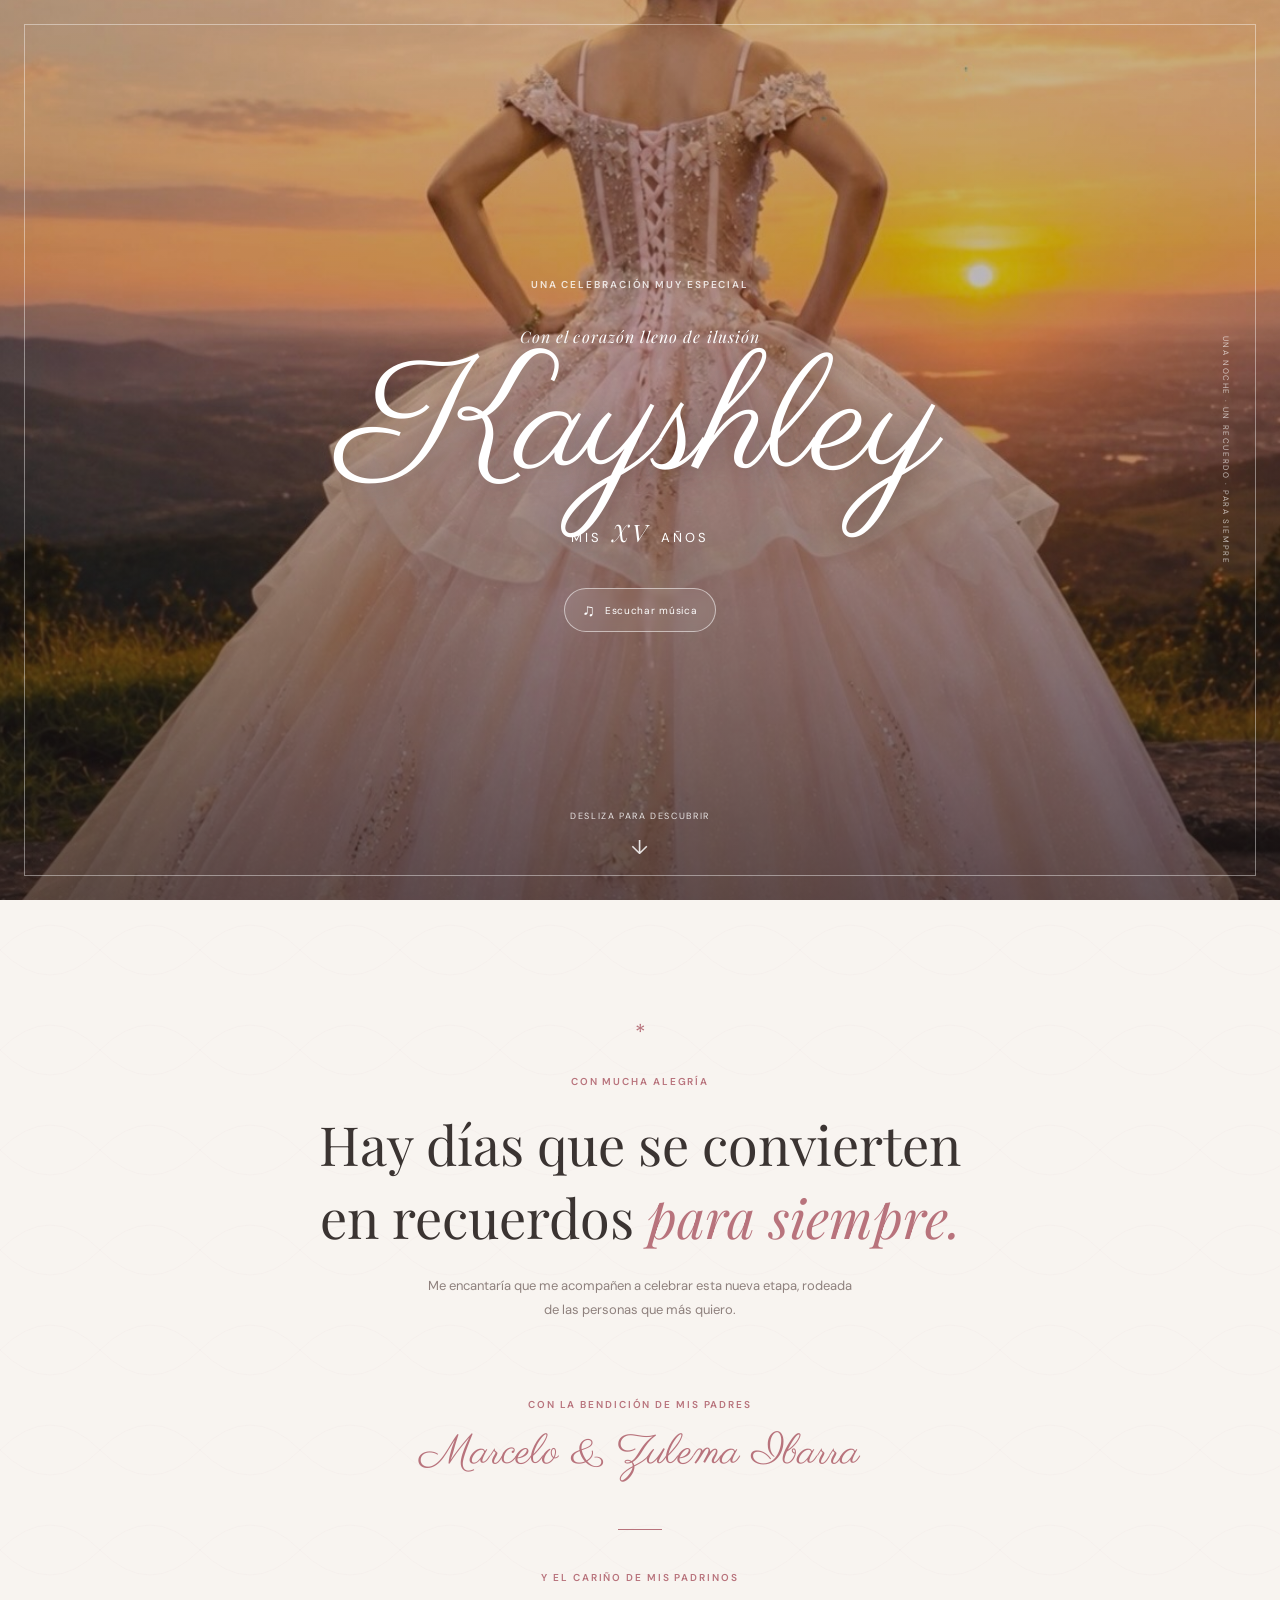
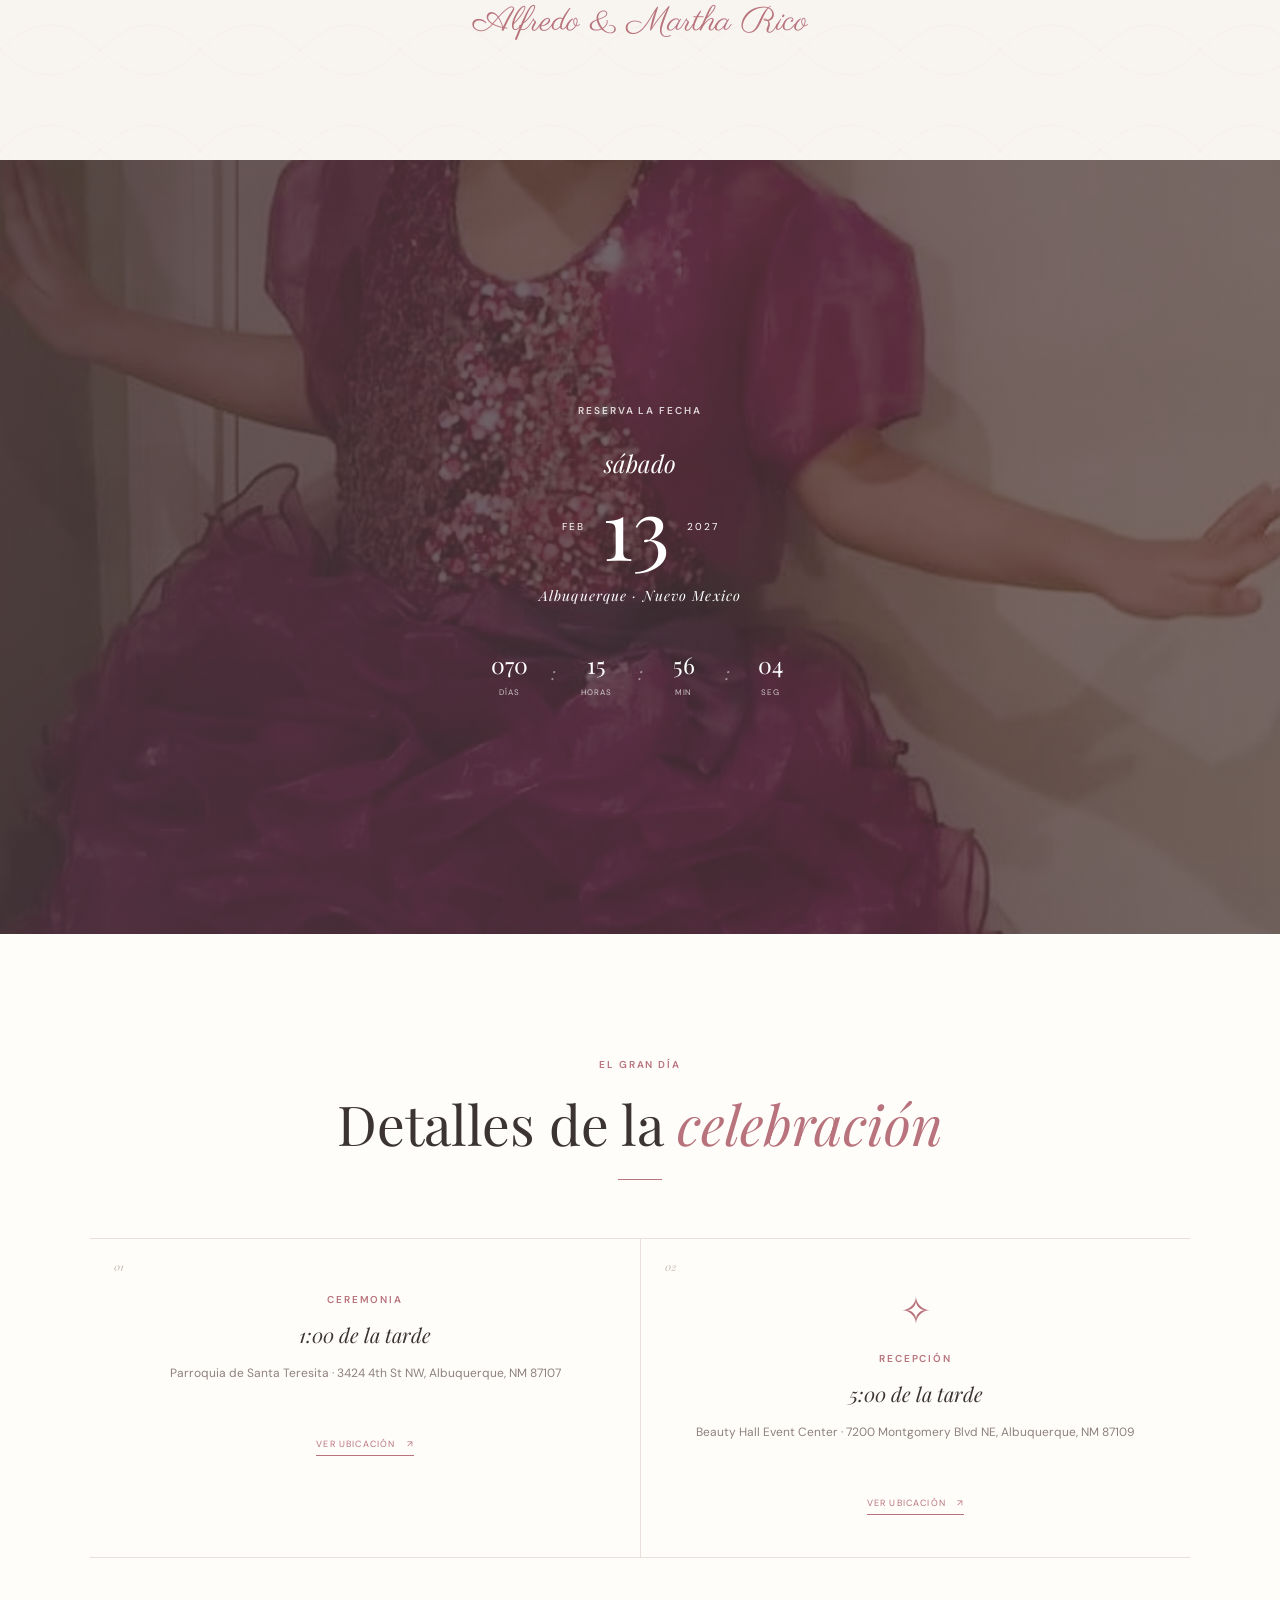
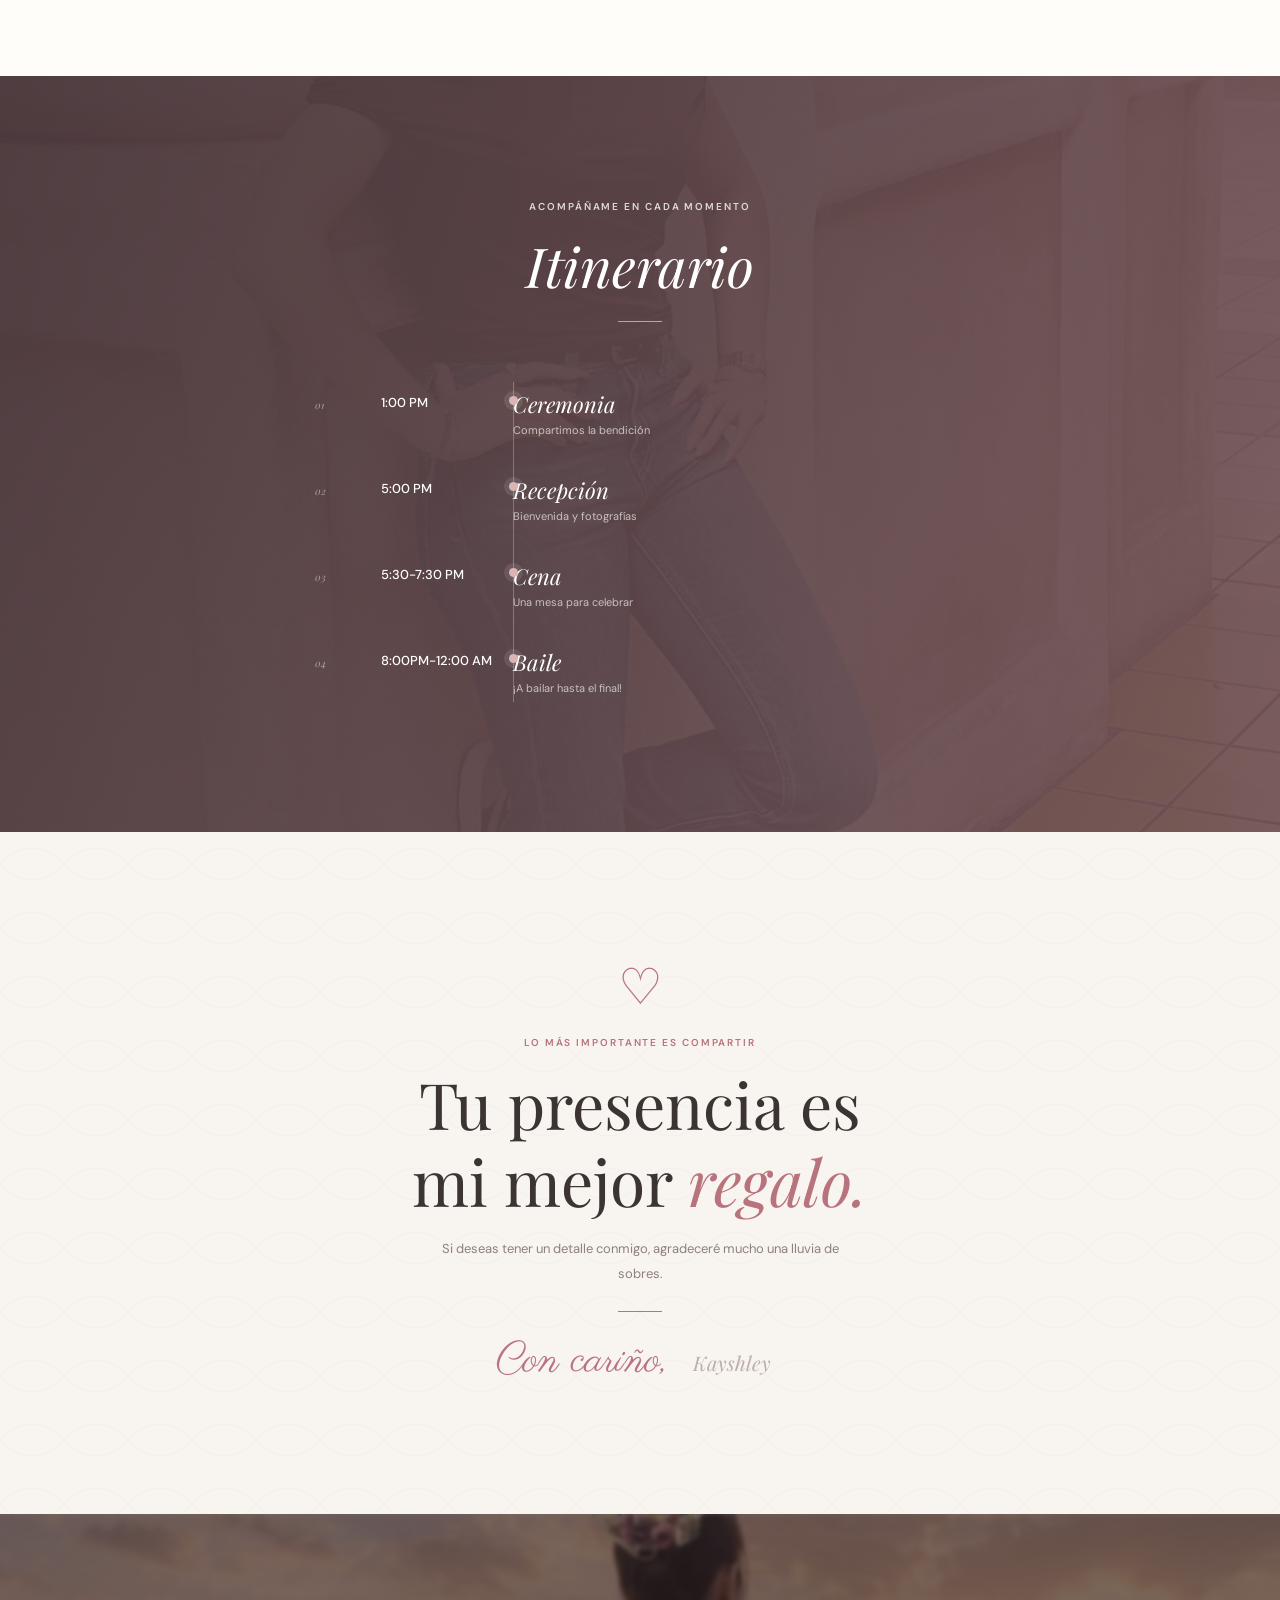
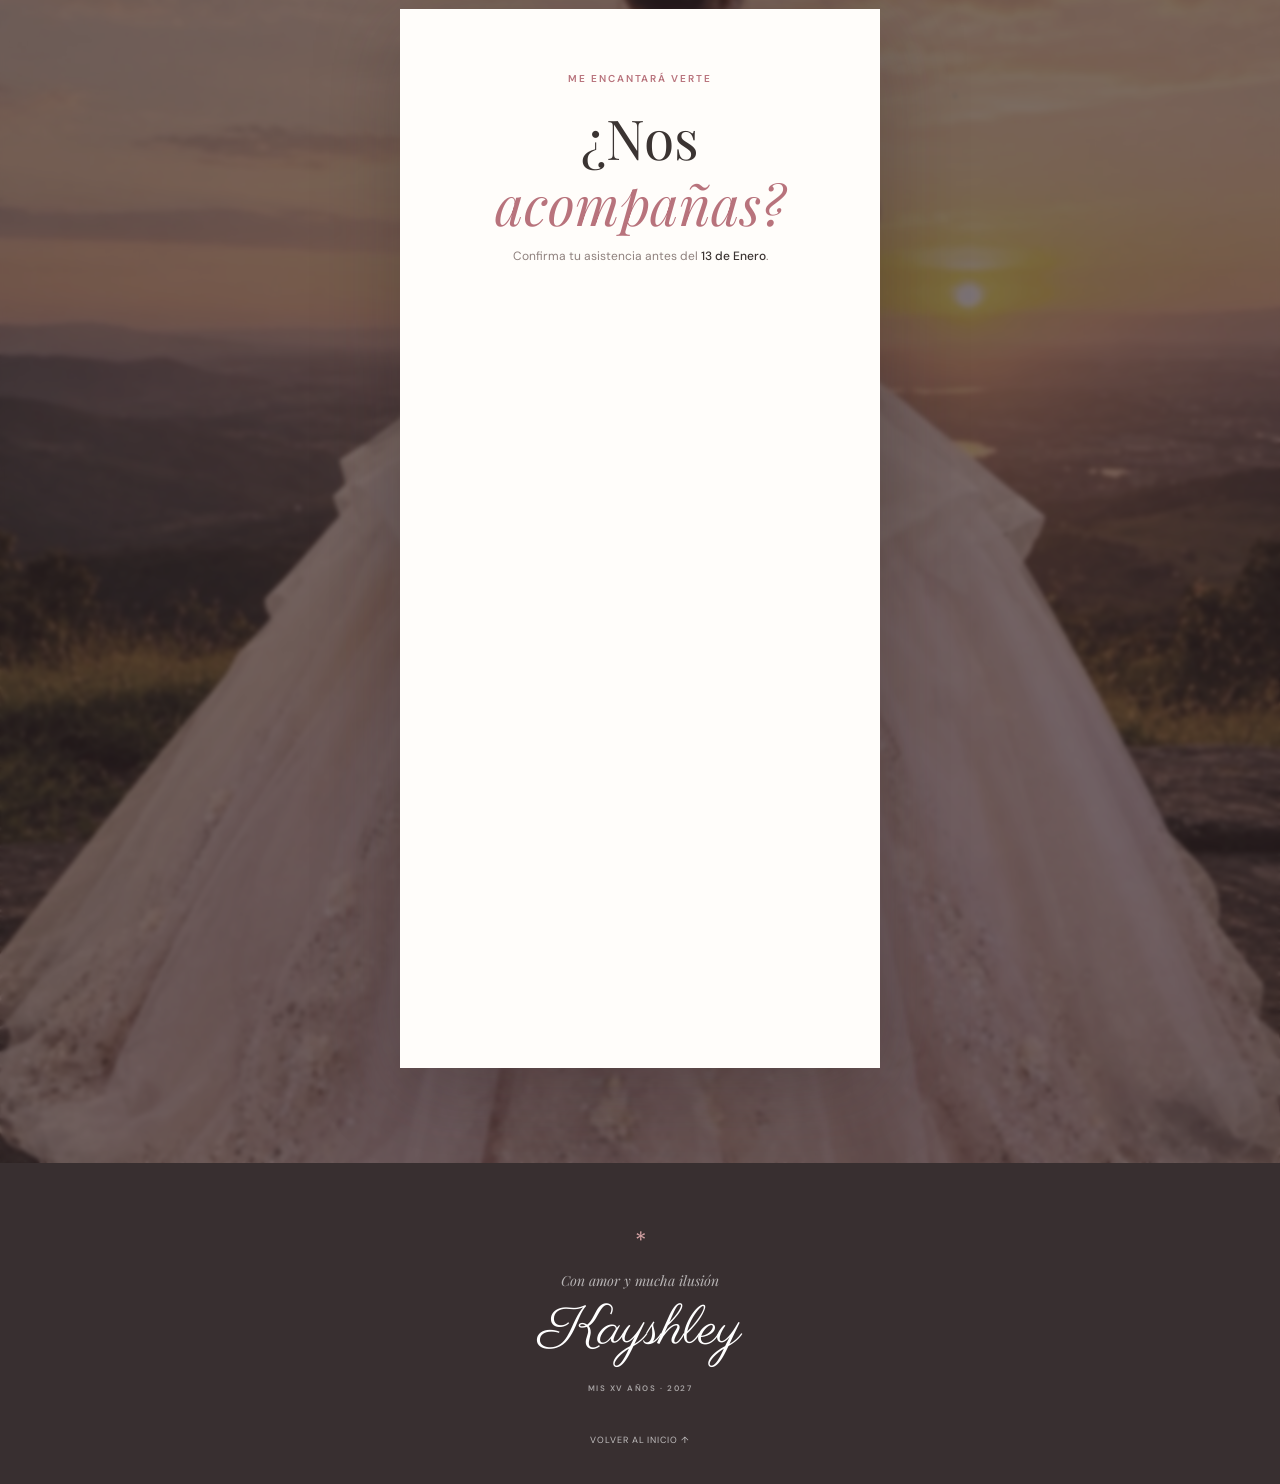
<file: index.html>
<!doctype html>
<html lang="es">
<head>
  <meta charset="utf-8" />
  <meta name="viewport" content="width=device-width, initial-scale=1" />
  <meta name="theme-color" content="#f8f2ef" />
  <meta name="description" content="Una invitación digital para celebrar unos XV años inolvidables." />
  <title>Mis XV años · Sofía</title>
  <link rel="preconnect" href="https://fonts.googleapis.com" />
  <link rel="preconnect" href="https://fonts.gstatic.com" crossorigin />
  <link href="https://fonts.googleapis.com/css2?family=DM+Sans:wght@400;500;600&family=Playfair+Display:ital,wght@0,400;0,500;0,600;1,400;1,500&family=Parisienne&display=swap" rel="stylesheet" />
  <link rel="stylesheet" href="styles.css" />
  <script src="content.js" defer></script>
  <script src="script.js" defer></script>
</head>
<body>
  <div class="loading-screen" aria-hidden="true"><span class="loader-mark">S</span><span>Una noche para recordar</span></div>
  <main>
    <section class="hero" id="inicio" aria-label="Portada de la invitación">
      <div class="hero-photo"></div><div class="hero-shade"></div>
      <div class="hero-frame"></div>
      <div class="hero-copy reveal">
        <p class="eyebrow light" data-content="occasion">Una celebración muy especial</p>
        <p class="hero-small">Con el corazón lleno de ilusión</p>
        <h1 data-content="name">Sofía</h1>
        <span class="hero-age">mis <i>XV</i> años</span>
        <button class="music-button" type="button" aria-label="Reproducir música" aria-pressed="false"><span class="music-icon">♫</span><span class="music-label">Escuchar música</span></button>
        <a class="scroll-cue" href="#bienvenida"><span>Desliza para descubrir</span><i>↓</i></a>
      </div>
      <div class="hero-side-note">Una noche · Un recuerdo · Para siempre</div>
    </section>

    <section class="welcome section-pad" id="bienvenida">
      <div class="ornament">*</div>
      <p class="eyebrow reveal">Con mucha alegría</p>
      <h2 class="welcome-quote reveal">Hay días que se convierten<br />en recuerdos <em>para siempre.</em></h2>
      <p class="body-copy reveal">Me encantaría que me acompañen a celebrar esta nueva etapa, rodeada de las personas que más quiero.</p>
      <div class="names-block reveal">
        <span class="eyebrow">Con la bendición de mis padres</span>
        <p class="script-names" data-content="parents">Nombre de mamá <span>&</span> nombre de papá</p>
        <span class="tiny-rule"></span>
        <span class="eyebrow">Y el cariño de mis padrinos</span>
        <p class="script-names smaller" data-content="godparents">Nombre de padrinos</p>
      </div>
    </section>

    <section class="date-band">
      <div class="date-slideshow" id="date-slideshow" aria-hidden="true"></div><div class="date-overlay"></div>
      <div class="date-content reveal">
        <span class="eyebrow light">Reserva la fecha</span>
        <p class="date-day" data-content="dateDay">Sábado</p>
        <div class="date-number"><span data-content="dateMonth">OCT</span><strong data-content="dateNumber">17</strong><span data-content="dateYear">2026</span></div>
        <p class="date-location" data-content="city">Ciudad · Estado</p>
        <div class="countdown" aria-label="Cuenta regresiva"><div><strong data-count="days">000</strong><span>días</span></div><i>:</i><div><strong data-count="hours">00</strong><span>horas</span></div><i>:</i><div><strong data-count="minutes">00</strong><span>min</span></div><i>:</i><div><strong data-count="seconds">00</strong><span>seg</span></div></div>
      </div>
    </section>

    <section class="celebration section-pad">
      <div class="section-heading reveal"><span class="eyebrow">El gran día</span><h2>Detalles de la <em>celebración</em></h2><span class="tiny-rule"></span></div>
      <div class="event-cards">
        <article class="event-card reveal"><div class="event-index">01</div><p class="eyebrow">Ceremonia</p><h3 data-content="ceremonyTime">2:00 de la tarde</h3><p class="event-place" data-content="ceremonyPlace">Parroquia · Dirección</p><a class="text-link" data-map="ceremony" href="#">Ver ubicación <span>↗</span></a></article>
        <article class="event-card reveal"><div class="event-index">02</div><div class="event-icon">✧</div><p class="eyebrow">Recepción</p><h3 data-content="receptionTime">5:00 de la tarde</h3><p class="event-place" data-content="receptionPlace">Salón · Dirección</p><a class="text-link" data-map="reception" href="#">Ver ubicación <span>↗</span></a></article>
      </div>
    </section>

    <section class="schedule-section">
      <div class="schedule-photo"></div><div class="schedule-tint"></div>
      <div class="schedule-wrap section-pad">
        <div class="section-heading reveal"><span class="eyebrow light">Acompáñame en cada momento</span><h2>Itinerario</h2><span class="tiny-rule"></span></div>
        <div class="timeline" id="timeline"></div>
      </div>
    </section>

    <section class="gift section-pad">
      <div class="gift-icon reveal">♡</div><p class="eyebrow reveal">Lo más importante es compartir</p><h2 class="reveal">Tu presencia es<br />mi mejor <em>regalo.</em></h2><p class="body-copy reveal">Si deseas tener un detalle conmigo, agradeceré mucho una lluvia de sobres.</p><span class="tiny-rule"></span><p class="script-names reveal">Con cariño, <span data-content="name">Sofía</span></p>
    </section>

    <section class="rsvp-section" id="rsvp">
      <div class="rsvp-photo"></div><div class="rsvp-overlay"></div>
      <div class="rsvp-panel reveal"><span class="eyebrow">Me encantará verte</span><h2>¿Nos <em>acompañas?</em></h2><p>Confirma tu asistencia antes del <strong data-content="rsvpDeadline">1 de Octubre</strong>.</p>
        <iframe id="google-form" title="Formulario de confirmación de asistencia" loading="lazy"></iframe>
      </div>
    </section>
    <footer><span class="footer-flower">*</span><p>Con amor y mucha ilusión</p><h2 data-content="name">Sofía</h2><span class="eyebrow">Mis XV años · <span data-content="dateYear">2026</span></span><a href="#inicio" class="back-top">Volver al inicio ↑</a></footer>
  </main>
  <audio id="event-song" preload="none"></audio>
</body>
</html>
</file>
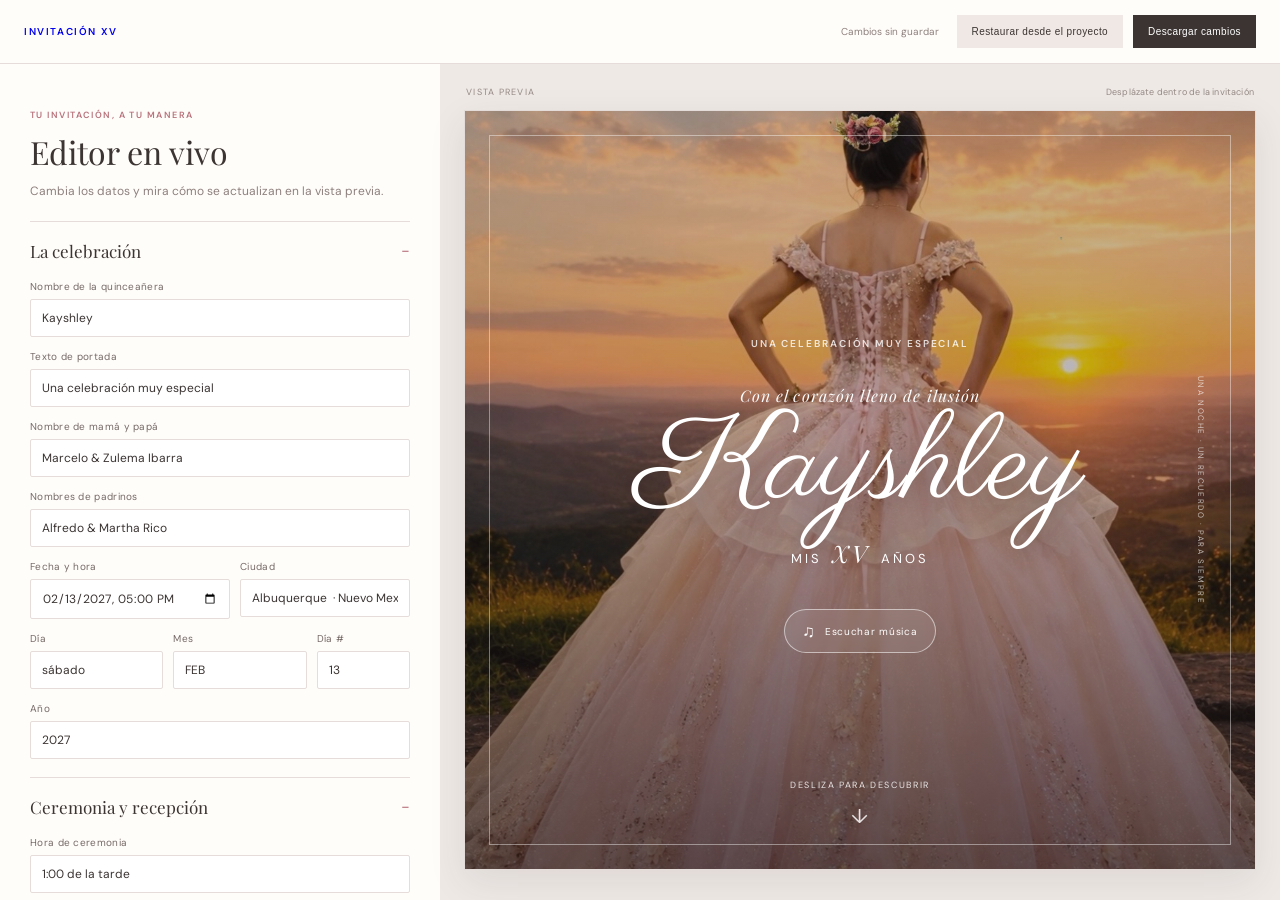
<file: editor.html>
<!doctype html>
<html lang="es">
<head>
  <meta charset="utf-8" />
  <meta name="viewport" content="width=device-width, initial-scale=1" />
  <meta name="theme-color" content="#f8f4f0" />
  <title>Editor de invitación · XV</title>
  <link rel="preconnect" href="https://fonts.googleapis.com" />
  <link rel="preconnect" href="https://fonts.gstatic.com" crossorigin />
  <link href="https://fonts.googleapis.com/css2?family=DM+Sans:wght@400;500;600&family=Playfair+Display:ital,wght@0,400;0,500;1,400&display=swap" rel="stylesheet" />
  <link rel="stylesheet" href="editor.css" />
  <script src="content.js" defer></script>
  <script src="editor.js" defer></script>
</head>
<body>
  <header class="topbar"><a class="brand" href="index.html">INVITACIÓN XV</a><div class="top-actions"><span id="save-state">Cambios sin guardar</span><button class="secondary" id="reset">Restaurar desde el proyecto</button><button class="primary" id="download">Descargar cambios</button></div></header>
  <main class="editor-layout">
    <aside class="controls">
      <div class="intro"><p class="eyebrow">Tu invitación, a tu manera</p><h1>Editor en vivo</h1><p>Cambia los datos y mira cómo se actualizan en la vista previa.</p></div>
      <details open><summary>La celebración</summary><div class="fields">
        <label>Nombre de la quinceañera<input data-key="name" /></label>
        <label>Texto de portada<input data-key="occasion" /></label>
        <label>Nombre de mamá y papá<input data-key="parents" /></label>
        <label>Nombres de padrinos<input data-key="godparents" /></label>
        <div class="field-row"><label>Fecha y hora<input data-key="date" type="datetime-local" /></label><label>Ciudad<input data-key="city" /></label></div>
        <div class="field-row three"><label>Día<input data-key="dateDay" /></label><label>Mes<input data-key="dateMonth" /></label><label>Día #<input data-key="dateNumber" /></label></div>
        <label>Año<input data-key="dateYear" /></label>
      </div></details>
      <details open><summary>Ceremonia y recepción</summary><div class="fields">
        <label>Hora de ceremonia<input data-key="ceremonyTime" /></label><label>Iglesia y dirección<input data-key="ceremonyPlace" /></label><label>Enlace del mapa de ceremonia<input data-key="ceremonyMap" type="url" /></label>
        <label>Hora de recepción<input data-key="receptionTime" /></label><label>Salón y dirección<input data-key="receptionPlace" /></label><label>Enlace del mapa de recepción<input data-key="receptionMap" type="url" /></label>
      </div></details>
      <details><summary>Itinerario y confirmación</summary><div class="fields">
        <label>Itinerario <small>Un momento por línea, en formato: hora | título | detalle</small><textarea id="schedule" rows="5"></textarea></label>
        <label>Confirmar antes del<input data-key="rsvpDeadline" /></label>
        <label>Enlace del formulario de Google<input data-key="googleFormUrl" type="url" /></label>
      </div></details>
      <details><summary>Fotos y música</summary><div class="fields">
        <label>Fotos <small>Una URL por línea. Usa enlaces directos a tus fotos.</small><textarea id="photos" rows="4"></textarea></label>
        <label>Fotos del panel de fecha <small>Una ruta o URL por línea. Se mostrarán como slideshow.</small><textarea id="date-slides" rows="3"></textarea></label>
        <div class="photo-position-group"><strong>Encuadre de cada foto</strong><small>Arrastra los controles y mira el recorte en la vista previa.</small>
          <div class="photo-area"><span>Portada</span><label>Horizontal <input type="range" min="0" max="100" value="50" data-position="hero-x"><output data-position-value="hero-x">50%</output></label><label>Vertical <input type="range" min="0" max="100" value="42" data-position="hero-y"><output data-position-value="hero-y">42%</output></label></div>
          <div class="photo-area"><span>Fecha</span><label>Horizontal <input type="range" min="0" max="100" value="50" data-position="date-x"><output data-position-value="date-x">50%</output></label><label>Vertical <input type="range" min="0" max="100" value="46" data-position="date-y"><output data-position-value="date-y">46%</output></label></div>
          <div class="photo-area"><span>Itinerario</span><label>Horizontal <input type="range" min="0" max="100" value="50" data-position="schedule-x"><output data-position-value="schedule-x">50%</output></label><label>Vertical <input type="range" min="0" max="100" value="50" data-position="schedule-y"><output data-position-value="schedule-y">50%</output></label></div>
          <div class="photo-area"><span>Confirmación</span><label>Horizontal <input type="range" min="0" max="100" value="50" data-position="rsvp-x"><output data-position-value="rsvp-x">50%</output></label><label>Vertical <input type="range" min="0" max="100" value="54" data-position="rsvp-y"><output data-position-value="rsvp-y">54%</output></label></div>
        </div>
        <label>Enlace de canción (MP3)<input data-key="musicUrl" type="url" placeholder="Pega un enlace MP3" /></label>
      </div></details>
      <p class="privacy-note">Tu borrador se guarda en este navegador. El botón de descarga genera un <code>content.js</code> actualizado para reemplazar el del proyecto.</p>
    </aside>
    <section class="preview"><div class="preview-heading"><span>VISTA PREVIA</span><span>Desplázate dentro de la invitación</span></div><div class="preview-frame"><iframe id="invitation-preview" title="Vista previa en vivo de la invitación" src="index.html?preview=1"></iframe></div></section>
  </main>
</body>
</html>
</file>
<file: styles.css>
:root{--ink:#3b3432;--muted:#8e807d;--rose:#b8737c;--blush:#ead5d2;--cream:#f8f4f0;--paper:#fffdfa;--serif:"Playfair Display",Georgia,serif;--sans:"DM Sans",sans-serif;--script:"Parisienne",cursive}*{box-sizing:border-box}html{scroll-behavior:smooth}body{margin:0;background:var(--paper);color:var(--ink);font-family:var(--sans);font-weight:400}button,input,select{font:inherit}a{color:inherit}.loading-screen{position:fixed;inset:0;z-index:20;background:var(--cream);display:flex;flex-direction:column;align-items:center;justify-content:center;gap:12px;color:var(--muted);font-family:var(--serif);font-size:12px;letter-spacing:.12em;transition:opacity .7s,visibility .7s}.loader-mark{font:54px var(--script);color:var(--rose)}.loading-screen.loaded{opacity:0;visibility:hidden}.hero{height:min(920px,100svh);min-height:650px;position:relative;overflow:hidden;color:white;background:#49383b}.hero-photo,.hero-shade,.hero-frame,.date-photo,.date-overlay,.schedule-photo,.schedule-tint,.dress-image,.rsvp-photo,.rsvp-overlay{position:absolute;inset:0}.hero-photo{background-position:center 42%;background-size:cover;transform:scale(1.035);animation:slow-zoom 15s ease-in-out infinite alternate}.hero-shade{background:linear-gradient(180deg,rgba(35,26,29,.24),rgba(36,22,27,.28) 42%,rgba(30,22,25,.66))}.hero-frame{inset:24px;border:1px solid rgba(255,255,255,.42);pointer-events:none}.hero-copy{position:absolute;inset:0;display:flex;flex-direction:column;align-items:center;justify-content:center;text-align:center;padding:48px 20px}.eyebrow{text-transform:uppercase;letter-spacing:.19em;font-size:10px;color:var(--rose);font-weight:600}.eyebrow.light{color:rgba(255,255,255,.8)}.hero-small{font:italic 16px var(--serif);letter-spacing:.07em;margin:25px 0 0;color:#fff}.hero h1{font:clamp(82px,15vw,160px)/.92 var(--script);font-weight:400;margin:8px 0 0;text-shadow:0 3px 28px #35212666}.hero-age{font:13px var(--sans);letter-spacing:.24em;text-transform:uppercase;margin-top:14px}.hero-age i{font:italic 24px var(--serif);padding:0 4px}.music-button{margin-top:40px;border:1px solid #ffffff88;background:#ffffff14;color:white;border-radius:30px;padding:10px 18px;display:flex;align-items:center;gap:9px;font-size:10px;letter-spacing:.07em;cursor:pointer;backdrop-filter:blur(5px);transition:.25s}.music-button:hover,.music-button[aria-pressed=true]{background:#ffffff34}.music-icon{font-size:17px}.music-button.needs-music{border-color:#f3c5c9}.scroll-cue{position:absolute;bottom:40px;display:flex;align-items:center;gap:12px;flex-direction:column;text-decoration:none;font-size:9px;letter-spacing:.18em;text-transform:uppercase;color:#ffffffd9}.scroll-cue i{font-style:normal;font-size:20px;animation:bob 1.5s infinite}.hero-side-note{position:absolute;right:49px;top:50%;writing-mode:vertical-rl;transform:translateY(-50%);font-size:8px;letter-spacing:.2em;text-transform:uppercase;color:#ffffffa8}.section-pad{padding:118px max(7vw,24px)}.welcome{text-align:center;background:var(--cream) url("data:image/svg+xml,%3Csvg width='100' height='100' viewBox='0 0 100 100' xmlns='http://www.w3.org/2000/svg'%3E%3Cpath d='M0 50Q50 0 100 50Q50 100 0 50Z' fill='none' stroke='%23eadfdb' stroke-opacity='.3' stroke-width='.7'/%3E%3C/svg%3E")}.ornament{font-size:22px;color:var(--rose);margin-bottom:28px}.welcome-quote{font:clamp(30px,5vw,54px)/1.35 var(--serif);font-weight:400;margin:20px 0}.welcome-quote em,.section-heading h2 em,.rsvp-panel h2 em,.gift h2 em,.dress-copy h2 em{font-weight:400;color:var(--rose)}.body-copy{max-width:440px;margin:0 auto;color:var(--muted);font-size:13px;line-height:1.9}.names-block{margin:75px auto 0;max-width:620px;display:flex;align-items:center;flex-direction:column;gap:16px}.script-names{font:42px/1.2 var(--script);color:var(--rose);margin:2px 0 8px}.script-names span{color:#bcaeaa;font:italic 20px var(--serif);padding:0 14px}.script-names.smaller{font-size:34px;margin-bottom:0}.tiny-rule{display:block;width:44px;height:1px;background:var(--rose);margin:25px auto}.date-band{position:relative;min-height:min(86svh,840px);overflow:hidden;color:white;display:grid;place-items:center;text-align:center;background:#554347}.date-photo{background-size:cover;background-position:center 46%;filter:saturate(.65)}.date-overlay{background:linear-gradient(90deg,#46363bbd,#46363b85),linear-gradient(0deg,#46363b55,#46363b55)}.date-content{position:relative;padding:65px 20px}.date-day{font:italic 24px var(--serif);margin:28px 0 8px}.date-number{display:flex;align-items:center;gap:17px;justify-content:center}.date-number span{font-size:10px;letter-spacing:.2em}.date-number strong{font:84px/.95 var(--serif);font-weight:400}.date-location{font:italic 14px var(--serif);letter-spacing:.08em;margin-top:19px}.countdown{display:flex;align-items:center;justify-content:center;gap:17px;margin-top:44px}.countdown div{display:flex;flex-direction:column;gap:7px;min-width:48px}.countdown strong{font:23px var(--serif);font-weight:400}.countdown span{font-size:8px;letter-spacing:.12em;text-transform:uppercase;color:#ffffffb8}.countdown>i{font:italic 18px var(--serif);color:#ffffff77}.celebration{background:var(--paper);text-align:center}.section-heading{text-align:center;margin-bottom:58px}.section-heading h2,.rsvp-panel h2,.gift h2,.dress-copy h2{font:clamp(35px,5vw,55px)/1.2 var(--serif);font-weight:400;margin:17px 0}.section-heading .tiny-rule{margin:23px auto 0}.event-cards{max-width:1100px;margin:0 auto;display:grid;grid-template-columns:repeat(2,1fr);border-top:1px solid #e9dfdc;border-bottom:1px solid #e9dfdc}.event-card{padding:44px 28px 42px;position:relative}.event-card+.event-card{border-left:1px solid #e9dfdc}.event-index{position:absolute;top:20px;left:24px;font:italic 11px var(--serif);color:#c5b8b4}.event-icon{font:38px var(--serif);color:var(--rose);margin-bottom:18px}.event-card h3{font:italic 20px var(--serif);font-weight:400;margin:15px 0}.event-place{font-size:12px;line-height:1.8;color:var(--muted);min-height:44px}.text-link{display:inline-block;margin-top:19px;font-size:9px;text-transform:uppercase;letter-spacing:.13em;text-decoration:none;border-bottom:1px solid var(--rose);padding-bottom:5px;color:var(--rose)}.text-link span{padding-left:8px}.text-link.static{border:0}.schedule-section{position:relative;background:#645052;color:white;overflow:hidden}.schedule-photo{background-size:cover;background-position:center;filter:saturate(.6);opacity:.32}.schedule-tint{background:linear-gradient(110deg,#49373be8,#77565abf)}.schedule-wrap{position:relative}.schedule-wrap .section-heading h2{font-style:italic}.schedule-wrap .section-heading{margin-bottom:48px}.schedule-wrap .tiny-rule{background:#ffffff88}.timeline{max-width:650px;margin:auto;position:relative}.timeline:before{content:"";position:absolute;top:12px;bottom:12px;width:1px;left:106px;background:#ffffff45}.timeline-item{display:grid;grid-template-columns:72px 36px 1fr;gap:0;align-items:start;position:relative;padding:19px 0}.timeline-no{font:italic 10px var(--serif);color:#ffffff82;padding-top:9px}.timeline-time{font:12px var(--sans);letter-spacing:.06em;padding-top:6px;grid-column:2;grid-row:1}.timeline-dot{position:absolute;left:102px;top:26px;width:9px;height:9px;background:#dcb4b3;border-radius:50%;box-shadow:0 0 0 5px #ffffff1a}.timeline-item>div{grid-column:3}.timeline-item h3{font:italic 22px var(--serif);font-weight:400;margin:0 0 4px}.timeline-item p{font-size:11px;color:#ffffffa8;margin:0}.gallery-section{background:#f6f0ec;text-align:center}.gallery-grid{max-width:1000px;margin:auto;display:grid;grid-template-columns:1.05fr .72fr 1.05fr;grid-template-rows:220px 220px;gap:15px;align-items:stretch}.gallery-item{margin:0;overflow:hidden;background:#e6d9d5}.gallery-item img{width:100%;height:100%;object-fit:cover;display:block;transition:transform .8s cubic-bezier(.2,.7,.2,1),filter .5s;filter:saturate(.82)}.gallery-item:hover img{transform:scale(1.045);filter:saturate(1)}.gallery-1{grid-row:span 2}.gallery-2{grid-column:2;grid-row:span 2}.gallery-3{grid-column:3;grid-row:1}.gallery-4{grid-column:3;grid-row:2}.gallery-caption{font:italic 15px var(--serif);color:var(--muted);margin:32px 0 0}.gallery-caption span{color:var(--rose);padding-left:8px}.dress-code{display:grid;grid-template-columns:1fr 1fr;min-height:490px;background:var(--cream)}.dress-image{position:relative;inset:auto;grid-column:1;min-height:440px;background-position:center 28%;background-size:cover}.dress-copy{grid-column:2;grid-row:1;display:flex;flex-direction:column;justify-content:center;padding:75px clamp(35px,9vw,130px)}.dress-copy p{color:var(--muted);font-size:13px;line-height:1.9;max-width:320px}.dress-flower{color:var(--rose);font-size:25px;margin-top:28px}.gift{text-align:center;background:var(--cream) url("data:image/svg+xml,%3Csvg width='64' height='64' xmlns='http://www.w3.org/2000/svg'%3E%3Cpath d='M0 32Q32 0 64 32Q32 64 0 32Z' fill='none' stroke='%23eadfdb' stroke-opacity='.34' stroke-width='.7'/%3E%3C/svg%3E")}.gift-icon{font:50px var(--serif);color:var(--rose);margin-bottom:19px}.gift h2{font-size:clamp(42px,6vw,64px)}.gift .script-names{margin-top:14px}.rsvp-section{position:relative;padding:95px 22px;min-height:650px;display:grid;place-items:center;background:#554347;overflow:hidden}.rsvp-photo{background-size:cover;background-position:center 54%;filter:saturate(.58)}.rsvp-overlay{background:#3325289e;backdrop-filter:blur(2px)}.rsvp-panel{position:relative;width:min(100%,480px);background:var(--paper);padding:57px clamp(27px,7vw,65px);text-align:center;box-shadow:0 18px 80px #26191c45}.rsvp-panel h2{margin-bottom:12px}.rsvp-panel>p{font-size:12px;color:var(--muted);margin:0 0 27px}.rsvp-panel>p strong{color:var(--ink);font-weight:500}.rsvp-panel form{text-align:left}.rsvp-panel label{display:block;font-size:9px;letter-spacing:.12em;text-transform:uppercase;margin:18px 0;color:var(--muted)}.rsvp-panel input,.rsvp-panel select{display:block;width:100%;border:0;border-bottom:1px solid #ddd0cc;border-radius:0;background:transparent;padding:11px 0;color:var(--ink);font:13px var(--sans);outline:none}.rsvp-panel input:focus,.rsvp-panel select:focus{border-color:var(--rose)}.rsvp-panel input::placeholder{color:#bfb4b0}.submit-button{width:100%;margin-top:18px;border:0;background:var(--ink);color:white;padding:15px 18px;font-size:9px;letter-spacing:.15em;text-transform:uppercase;cursor:pointer;transition:background .2s}.submit-button:hover{background:var(--rose)}.submit-button span{margin-left:12px}.form-note{font-size:9px!important;color:#a89b97!important;text-align:center;margin:15px 0 0!important}.rsvp-success{padding:30px 0;color:var(--rose);font:italic 20px var(--serif)}footer{padding:62px 20px 38px;text-align:center;background:#382f30;color:#fff}footer .footer-flower{font-size:24px;color:#d4a2a4}footer p{font:italic 14px var(--serif);color:#ffffffa3;margin:15px 0 4px}footer h2{font:54px var(--script);font-weight:400;margin:0 0 8px}footer .eyebrow{font-size:8px;color:#ffffff8e}footer .back-top{display:block;margin-top:38px;font-size:9px;letter-spacing:.1em;text-transform:uppercase;text-decoration:none;color:#ffffffb0}.reveal{opacity:0;transform:translateY(20px);transition:opacity .8s ease,transform .8s ease}.reveal.is-visible{opacity:1;transform:none}@keyframes slow-zoom{to{transform:scale(1.09)}}@keyframes bob{50%{transform:translateY(5px)}}@media(max-width:760px){.hero{min-height:650px;height:93svh}.hero-frame{inset:14px}.hero-side-note{right:28px}.section-pad{padding:85px 24px}.welcome-quote{font-size:34px}.names-block{margin-top:57px}.date-band{min-height:min(84svh,760px)}.date-number strong{font-size:72px}.event-cards{grid-template-columns:1fr;border-top:0}.event-card{padding:30px 14px}.event-card+.event-card{border-left:0;border-top:1px solid #e9dfdc}.event-place{min-height:auto}.event-icon{margin-bottom:8px}.schedule-wrap{padding-top:80px;padding-bottom:83px}.timeline{max-width:400px}.timeline:before{left:82px}.timeline-item{grid-template-columns:48px 35px 1fr}.timeline-dot{left:78px}.timeline-item h3{font-size:20px}.gallery-grid{grid-template-columns:1fr 1fr;grid-template-rows:260px 155px;gap:10px}.gallery-1{grid-column:1;grid-row:span 2}.gallery-2{grid-column:2;grid-row:1}.gallery-3{grid-column:2;grid-row:2}.gallery-4{display:none}.dress-code{grid-template-columns:1fr}.dress-image{grid-column:1;grid-row:1;min-height:340px}.dress-copy{grid-column:1;grid-row:2;padding:54px 32px 64px}.rsvp-section{padding:70px 18px;min-height:620px}.rsvp-panel{padding:47px 27px}}@media(prefers-reduced-motion:reduce){html{scroll-behavior:auto}*,*:before,*:after{animation-duration:.01ms!important;animation-iteration-count:1!important;transition-duration:.01ms!important}.reveal{opacity:1;transform:none}}

#google-form{display:block;width:100%;min-height:720px;border:0;background:transparent}@media(max-width:760px){#google-form{min-height:800px}}

.date-slideshow{position:absolute;inset:0;overflow:hidden}.date-photo{opacity:0;transform:scale(1);transition:opacity 1.4s ease,transform 7s ease}.date-photo.is-active{opacity:1;transform:scale(1.035)}@media(prefers-reduced-motion:reduce){.date-photo{transition:none}.date-photo.is-active{transform:none}}

.timeline:before{left:198px}.timeline-item{grid-template-columns:66px 132px minmax(0,1fr)}.timeline-time{grid-column:2;grid-row:1;white-space:nowrap;font-size:13px;font-weight:500;letter-spacing:0;padding-top:5px}.timeline-item>div{grid-column:3;min-width:0}.timeline-dot{left:194px}@media(max-width:760px){.timeline{max-width:480px}.timeline:before{left:166px}.timeline-item{grid-template-columns:42px 124px minmax(0,1fr)}.timeline-time{font-size:11px;letter-spacing:0;white-space:nowrap}.timeline-dot{left:162px}}
</file>
<file: editor.css>
:root{--ink:#3b3432;--muted:#8e807d;--rose:#b8737c;--line:#e6ddda;--cream:#f8f4f0;--paper:#fffdfa;--serif:"Playfair Display",Georgia,serif;--sans:"DM Sans",sans-serif}*{box-sizing:border-box}body{margin:0;background:#eee9e5;color:var(--ink);font-family:var(--sans);font-size:13px}.topbar{height:64px;position:sticky;top:0;z-index:5;background:var(--paper);border-bottom:1px solid var(--line);display:flex;align-items:center;justify-content:space-between;padding:0 24px}.brand{font-size:10px;letter-spacing:.16em;text-decoration:none;font-weight:600}.brand span{font-size:18px;color:var(--rose);vertical-align:middle;margin-right:7px}.top-actions{display:flex;align-items:center;gap:10px}.top-actions>span{font-size:10px;color:var(--muted);margin-right:8px}.top-actions button{border:0;padding:11px 15px;font-size:10px;letter-spacing:.04em;cursor:pointer}.primary{background:var(--ink);color:white}.primary:hover{background:var(--rose)}.secondary{background:#f0e8e4;color:var(--ink)}.editor-layout{display:grid;grid-template-columns:minmax(320px,440px) 1fr;min-height:calc(100vh - 64px)}.controls{background:var(--paper);padding:28px 30px 45px;overflow:auto;max-height:calc(100vh - 64px)}.intro{padding:8px 0 20px}.eyebrow{font-size:9px;text-transform:uppercase;letter-spacing:.16em;color:var(--rose);font-weight:600}.intro h1{font:32px var(--serif);font-weight:400;margin:9px 0}.intro>p:last-child{font-size:12px;color:var(--muted);line-height:1.6;margin:0}.controls details{border-top:1px solid var(--line)}.controls details:last-of-type{border-bottom:1px solid var(--line)}.controls summary{cursor:pointer;list-style:none;padding:18px 0;font:17px var(--serif)}.controls summary::-webkit-details-marker{display:none}.controls summary:after{content:"+";float:right;color:var(--rose);font:16px var(--sans)}.controls details[open] summary:after{content:"−"}.fields{padding:0 0 18px;display:grid;gap:13px}.fields label{display:block;color:#766a67;font-size:10px;letter-spacing:.03em}.fields input,.fields textarea{display:block;width:100%;margin-top:6px;background:#fff;border:1px solid var(--line);border-radius:2px;padding:10px 11px;color:var(--ink);font:12px var(--sans);outline:none}.fields input:focus,.fields textarea:focus{border-color:var(--rose);box-shadow:0 0 0 2px #b8737c1c}.fields textarea{resize:vertical;line-height:1.7}.fields small{display:block;color:#a09490;font-size:9px;line-height:1.5;margin-top:5px}.field-row{display:grid;grid-template-columns:1fr 1fr;gap:10px}.field-row.three{grid-template-columns:1fr 1fr .7fr}.privacy-note{font-size:10px;line-height:1.7;color:#938784;margin:23px 0}.privacy-note code{background:#f2edeb;padding:2px 4px}.preview{min-width:0;padding:20px 24px 30px;display:flex;flex-direction:column}.preview-heading{display:flex;justify-content:space-between;color:#958985;font-size:9px;letter-spacing:.14em;padding:2px 2px 12px}.preview-heading span:last-child{letter-spacing:.02em;text-transform:none}.preview-frame{background:#fff;box-shadow:0 12px 35px #41333018;border:1px solid #e4dcd8;flex:1;min-height:720px}.preview-frame iframe{display:block;border:0;width:100%;height:100%;min-height:720px;background:white}@media(max-width:900px){.editor-layout{grid-template-columns:360px 1fr}.controls{padding:24px 20px}.preview{padding:16px}.topbar{padding:0 16px}}@media(max-width:680px){.topbar{height:auto;min-height:60px;align-items:flex-start;padding:12px;gap:10px}.brand{padding-top:9px}.top-actions{gap:6px;flex-wrap:wrap;justify-content:flex-end}.top-actions>span{display:none}.top-actions button{padding:10px 9px;font-size:9px}.editor-layout{display:flex;flex-direction:column}.controls{max-height:none;overflow:visible;padding:20px 18px}.preview{padding:12px;min-height:700px}.preview-frame,.preview-frame iframe{min-height:720px}.preview-heading{font-size:8px}}

.photo-position-group{border:1px solid var(--line);padding:12px;background:#fcfaf8}.photo-position-group>strong,.photo-position-group>small{display:block}.photo-position-group>strong{font:15px var(--serif);font-weight:400;margin-bottom:4px}.photo-position-group>small{font-size:9px;color:var(--muted);line-height:1.5;margin-bottom:10px}.photo-area{padding:10px 0;border-top:1px solid var(--line)}.photo-area>span{font-size:10px;font-weight:600;color:var(--ink)}.photo-area label{display:grid;grid-template-columns:72px 1fr 34px;align-items:center;gap:8px;margin:8px 0 0;font-size:9px}.photo-area input[type=range]{width:100%;padding:0;margin:0;border:0;box-shadow:none;accent-color:var(--rose)}.photo-area output{font-size:9px;text-align:right;color:var(--muted)}
</file>
